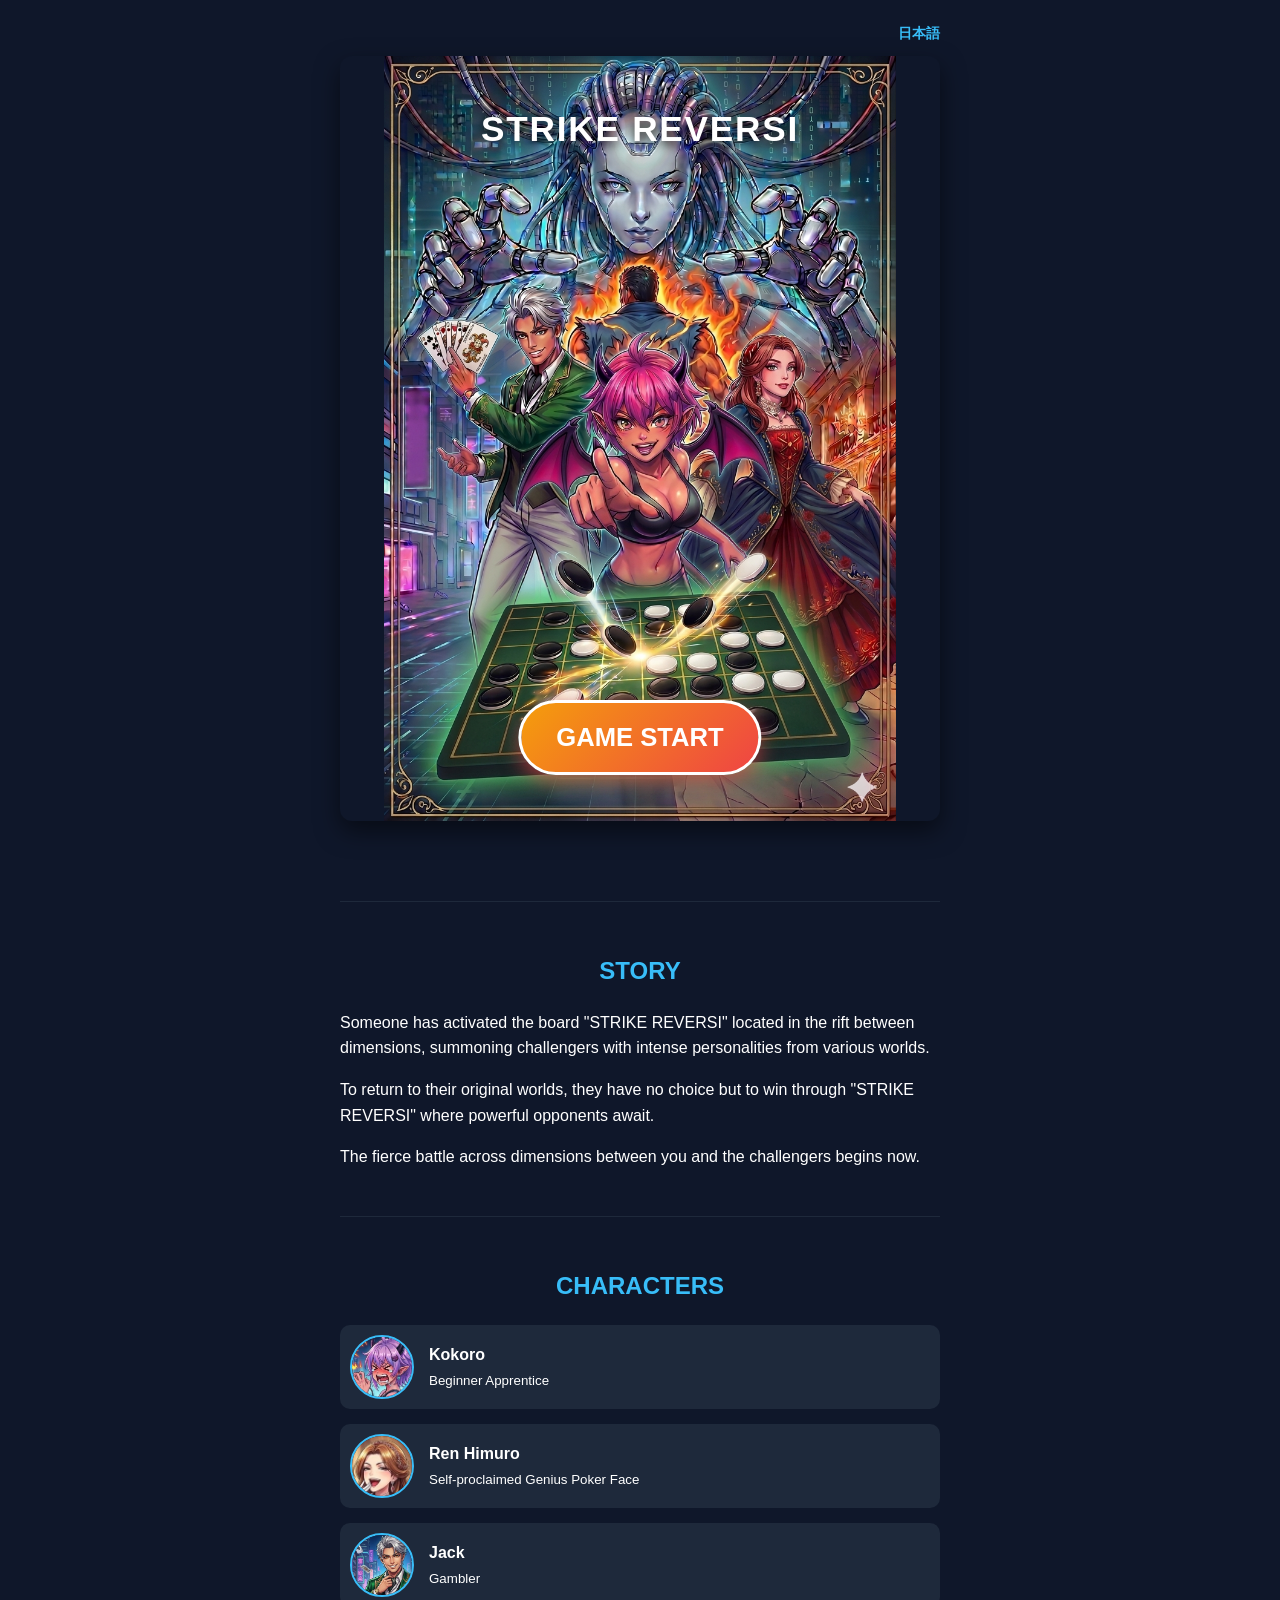
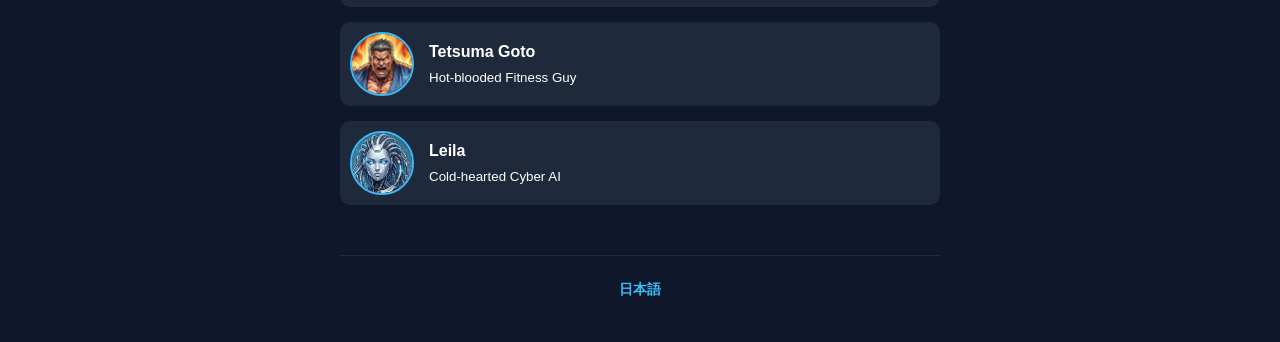
<file: index.html>
<!DOCTYPE html>
<html lang="ja">
<head>



<script async src="https://www.googletagmanager.com/gtag/js?id=G-EJL3SSZJYN"></script>
<script>
  window.dataLayer = window.dataLayer || [];
  function gtag(){dataLayer.push(arguments);}
  gtag('js', new Date());

  gtag('config', 'G-EJL3SSZJYN');
</script>


<meta name="google-site-verification" content="jFf24VvzPFxvKGQrHSVjTVWy3wWKqIE-2qHZbwaTXIQ" />





  <meta charset="UTF-8">
  <meta name="viewport" content="width=device-width, initial-scale=1.0, user-scalable=no">
  
  <script>
    (function() {
      // 手動で日本語版に戻ってきたユーザーが再び強制転送されるのを防ぐため、sessionStorageを使用
      if (!sessionStorage.getItem('lang_redirected')) {
        const userLang = navigator.language || navigator.userLanguage;
        if (userLang && !userLang.startsWith('ja')) {
          sessionStorage.setItem('lang_redirected', 'true');
          window.location.href = './en/';
        }
      }
    })();
  </script>

  <title>STRIKE REVERSI（ストライクリバーシ） | 無料オンライン対戦リバーシ・Othello | Free Reversi Online</title>
  <meta name="description" content="インストール不要！ブラウザですぐ遊べる無料リバーシ。AI対戦・オンライン対戦対応。最強AIレイラに挑戦しよう。Free Reversi/Othello game with no download. Play online with friends using a room code or challenge 5-level AI. Mobile & PC supported.">
  <meta name="keywords" content="リバーシ, オセロ, 無料, オンライン対戦, ブラウザゲーム, インストール不要, 二人対戦, 合言葉対戦, AI対戦, スマホ対応, STRIKE REVERSI, Reversi, Othello, free online game, play with friends, no download, browser game">
  <link rel="icon" href="assets/favicon.png" type="image/png">

  <meta property="og:title" content="STRIKE REVERSI（ストライクリバーシ） | 無料オンライン対戦リバーシ・Othello">
  <meta property="og:description" content="インストール不要の無料リバーシ。オンライン対戦・5段階AI対戦対応。スマホ・PCで今すぐ遊べる！">
  <meta property="og:type" content="website">
  <meta property="og:url" content="https://nikuq-tamago.github.io/Reversi/">
  <meta property="og:image" content="https://nikuq-tamago.github.io/Reversi/assets/ogp.jpg">

  <meta name="twitter:card" content="summary_large_image">
  <meta name="twitter:title" content="STRIKE REVERSI（ストライクリバーシ） | 無料オンライン対戦リバーシ">
  <meta name="twitter:description" content="インストール不要・無料で遊べるリバーシ。オンライン対戦＆AI対戦対応。スマホ・PC対応。">
  <meta name="twitter:image" content="https://nikuq-tamago.github.io/Reversi/assets/ogp.jpg">

  <link rel="alternate" hreflang="ja" href="https://nikuq-tamago.github.io/Reversi/">
  <link rel="alternate" hreflang="en" href="https://nikuq-tamago.github.io/Reversi/en/">
  <link rel="alternate" hreflang="x-default" href="https://nikuq-tamago.github.io/Reversi/">
  
  <style>
    body { margin: 0; font-family: sans-serif; background: #0f172a; color: #fff; line-height: 1.6; }
    .container { max-width: 600px; margin: 0 auto; padding: 20px; }
    
    /* 言語切り替えリンクのスタイル */
    .lang-header { text-align: right; padding-bottom: 10px; }
    .lang-footer { text-align: center; padding: 20px 0; margin-top: 20px; border-top: 1px solid #1e293b; }
    .lang-link { color: #38bdf8; text-decoration: none; font-size: 0.9rem; font-weight: bold; }
    .lang-link:hover { text-decoration: underline; }

    /* ヒーローセクション（PC・スマホ共通のベース設定） */
    .hero-wrap { 
      position: relative; 
      width: 100%; 
      max-height: 85vh; 
      margin-bottom: 80px; 
      text-align: center;
    }
    
    .hero-img { 
      width: 100%; 
      max-height: 85vh; 
      object-fit: contain; 
      display: block; 
      border-radius: 12px;
      box-shadow: 0 10px 25px rgba(0,0,0,0.5);
      margin: 0 auto; 
    }
    
    /* タイトル文字の配置 */
    .hero-title { 
      position: absolute; 
      top: 6%; 
      left: 50%; 
      transform: translateX(-50%);
      width: 90%; 
      font-size: 2.2rem; 
      font-weight: 800; 
      color: #fff;
      text-shadow: 0 4px 10px rgba(0,0,0,0.8); 
      margin: 0;
      letter-spacing: 0.05em;
      text-align: center;
    }

    /* 【修正箇所】カタカナ表記を視覚的に非表示にするスタイル */
    .hero-title span {
      position: absolute;
      width: 1px;
      height: 1px;
      padding: 0;
      margin: -1px;
      overflow: hidden;
      clip: rect(0, 0, 0, 0);
      border: 0;
    }

    /* GAME STARTボタンの配置 */
    .btn-start { 
      position: absolute; 
      bottom: 6%; 
      left: 50%; 
      transform: translateX(-50%);
      padding: 14px 35px; 
      font-size: 1.6rem;   
      font-weight: bold;
      background: linear-gradient(135deg, #f59e0b, #ef4444); 
      color: white;
      text-decoration: none; 
      border-radius: 50px; 
      box-shadow: 0 8px 20px rgba(239, 68, 68, 0.6); 
      border: 3px solid white;
      white-space: nowrap;
      transition: transform 0.2s;
    }
    .btn-start:hover { transform: translateX(-50%) scale(1.05); }
    
    /* スマホ用のメディアクエリ（レスポンシブ設定） */
    @media (max-width: 480px) {
      .hero-wrap {
        height: calc(100dvh - 40px); 
        max-height: none; 
        margin-bottom: 0; 
      }
      .hero-img {
        height: 100%;
        max-height: none;
        object-fit: cover; 
      }
      .hero-title {
        font-size: 1.6rem; 
        top: 3%; 
      }
      .btn-start {
        bottom: 15%; 
        padding: 18px 40px;
        font-size: 1.8rem;
      }
    }
    
    /* セクション共通 */
    section { padding: 30px 0; border-top: 1px solid #1e293b; }
    h2 { text-align: center; color: #38bdf8; margin-bottom: 20px; }
    
    /* キャラクターリスト */
    .char-list { display: grid; gap: 15px; }
    .char-card { background: #1e293b; padding: 10px; border-radius: 10px; display: flex; align-items: center; }
    .char-card img { width: 60px; height: 60px; border-radius: 50%; margin-right: 15px; object-fit: cover; border: 2px solid #38bdf8; }
  </style>
</head>

<body>

  <div class="container">
    <div class="lang-header">
      <a href="./en/" class="lang-link">English</a>
    </div>

    <header class="hero-wrap">
      <img src="assets/main.png" alt="メインビジュアル" class="hero-img">
      <h1 class="hero-title">STRIKE REVERSI<span>（ストライクリバーシ）</span></h1>
      <a href="game.html" class="btn-start">GAME START</a>
    </header>

    <section id="story">
      <h2>STORY</h2>
      <p>何者かが、次元の狭間にある盤面「STRIKE REVERSI（ストライクリバーシ）」を起動し、様々な世界から強烈な個性を持つ挑戦者たちを召喚しました。</p>
      <p>元の世界に戻るには、強者たちが待ち受ける「STRIKE REVERSI（ストライクリバーシ）」で勝ち抜くしかありません。</p>
      <p>あなたと挑戦者たちの、次元を超えた熱闘がいまはじまります。</p>
    </section>

    <section id="characters">
      <h2>CHARACTERS</h2>
      <div class="char-list">
        <div class="char-card"><img src="assets/chars/kokoro.jpg" alt="こころ"><div><strong>こころ</strong><br><small>初心者見習い</small></div></div>
        <div class="char-card"><img src="assets/chars/ren.jpg" alt="蓮"><div><strong>氷室 蓮</strong><br><small>自称・天才ポーカーフェイス</small></div></div>
        <div class="char-card"><img src="assets/chars/jack.jpg" alt="ジャック"><div><strong>ジャック</strong><br><small>ギャンブラー</small></div></div>
        <div class="char-card"><img src="assets/chars/tetsuma.jpg" alt="鉄馬"><div><strong>豪藤 鉄馬</strong><br><small>熱血筋トレ漢</small></div></div>
        <div class="char-card"><img src="assets/chars/leila.jpg" alt="レイラ"><div><strong>レイラ</strong><br><small>冷徹なる電脳AI</small></div></div>
      </div>
    </section>

    <footer class="lang-footer">
      <a href="./en/" class="lang-link">English</a>
    </footer>
  </div>

</body>
</html>
</file>
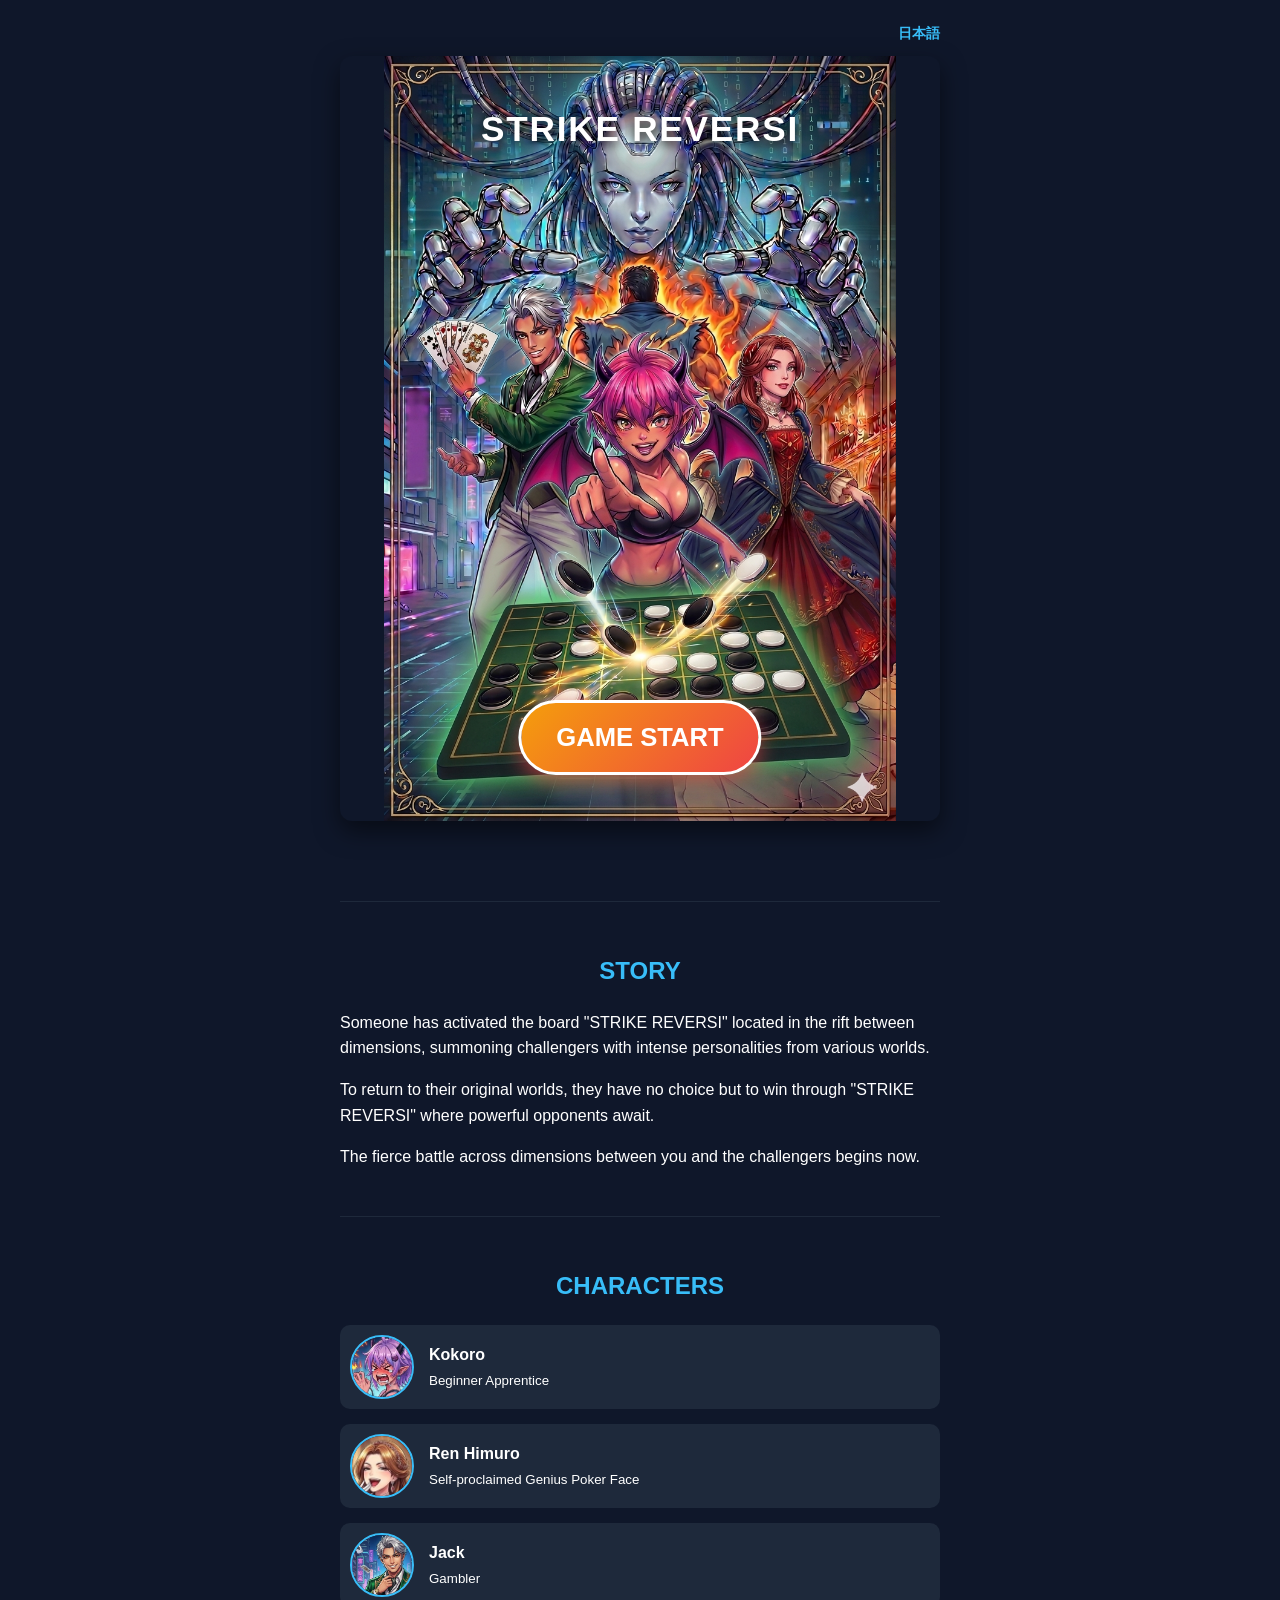
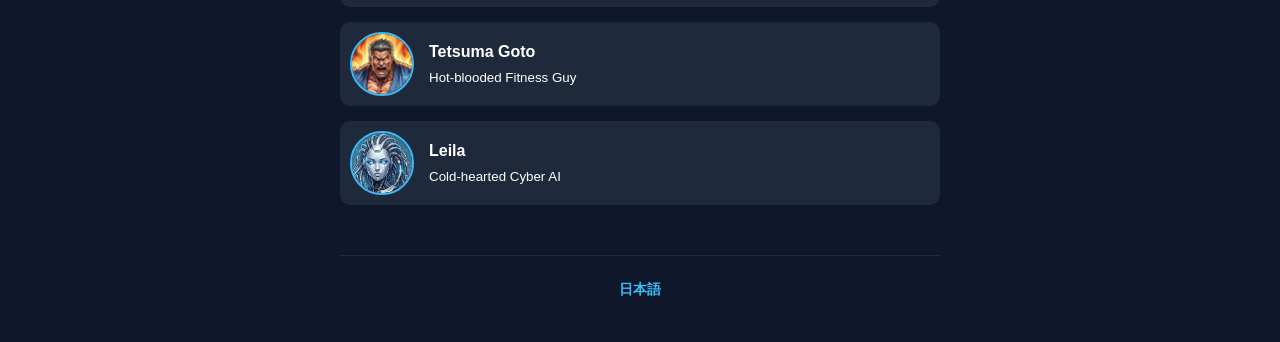
<file: en/index.html>
<!DOCTYPE html>
<html lang="en">
<head>



<!-- Google tag (gtag.js) -->
<script async src="https://www.googletagmanager.com/gtag/js?id=G-EJL3SSZJYN"></script>
<script>
  window.dataLayer = window.dataLayer || [];
  function gtag(){dataLayer.push(arguments);}
  gtag('js', new Date());

  gtag('config', 'G-EJL3SSZJYN');
</script>





  <meta charset="UTF-8">
  <meta name="viewport" content="width=device-width, initial-scale=1.0, user-scalable=no">
  
  <title>STRIKE REVERSI | Free Online Reversi & Othello Game | Free Reversi Online</title>
  <meta name="description" content="Free Reversi/Othello game with no download. Play online with friends using a room code or challenge 5-level AI. Mobile & PC supported.">
  <meta name="keywords" content="Reversi, Othello, free online game, play with friends, no download, browser game, STRIKE REVERSI, mobile supported">
  <link rel="icon" href="../assets/favicon.png" type="image/png">

  <meta property="og:title" content="STRIKE REVERSI | Free Online Reversi & Othello Game">
  <meta property="og:description" content="Free Reversi game with no download. Online match & 5 levels of AI. Play now on mobile & PC!">
  <meta property="og:type" content="website">
  <meta property="og:url" content="https://nikuq-tamago.github.io/Reversi/en/">
  <meta property="og:image" content="https://nikuq-tamago.github.io/Reversi/assets/ogp_en.png">

  <meta name="twitter:card" content="summary_large_image">
  <meta name="twitter:title" content="STRIKE REVERSI | Free Online Reversi Game">
  <meta name="twitter:description" content="Free Reversi game with no download. Online match & AI match supported. Mobile & PC compatible.">
  <meta name="twitter:image" content="https://nikuq-tamago.github.io/Reversi/assets/ogp_en.png">

  <link rel="alternate" hreflang="ja" href="https://nikuq-tamago.github.io/Reversi/">
  <link rel="alternate" hreflang="en" href="https://nikuq-tamago.github.io/Reversi/en/">
  <link rel="alternate" hreflang="x-default" href="https://nikuq-tamago.github.io/Reversi/">
  
  <style>
    body { margin: 0; font-family: sans-serif; background: #0f172a; color: #fff; line-height: 1.6; }
    .container { max-width: 600px; margin: 0 auto; padding: 20px; }
    
    /* 言語切り替えリンクのスタイル */
    .lang-header { text-align: right; padding-bottom: 10px; }
    .lang-footer { text-align: center; padding: 20px 0; margin-top: 20px; border-top: 1px solid #1e293b; }
    .lang-link { color: #38bdf8; text-decoration: none; font-size: 0.9rem; font-weight: bold; }
    .lang-link:hover { text-decoration: underline; }

    /* ヒーローセクション（PC・スマホ共通のベース設定） */
    .hero-wrap { 
      position: relative; 
      width: 100%; 
      max-height: 85vh; 
      margin-bottom: 80px; 
      text-align: center;
    }
    
    .hero-img { 
      width: 100%; 
      max-height: 85vh; 
      object-fit: contain; 
      display: block; 
      border-radius: 12px;
      box-shadow: 0 10px 25px rgba(0,0,0,0.5);
      margin: 0 auto; 
    }
    
    /* タイトル文字の配置 */
    .hero-title { 
      position: absolute; 
      top: 6%; 
      left: 50%; 
      transform: translateX(-50%);
      width: 90%; 
      font-size: 2.2rem; 
      font-weight: 800; 
      color: #fff;
      text-shadow: 0 4px 10px rgba(0,0,0,0.8); 
      margin: 0;
      letter-spacing: 0.05em;
      text-align: center;
    }

    /* GAME STARTボタンの配置 */
    .btn-start { 
      position: absolute; 
      bottom: 6%; 
      left: 50%; 
      transform: translateX(-50%);
      padding: 14px 35px; 
      font-size: 1.6rem;   
      font-weight: bold;
      background: linear-gradient(135deg, #f59e0b, #ef4444); 
      color: white;
      text-decoration: none; 
      border-radius: 50px; 
      box-shadow: 0 8px 20px rgba(239, 68, 68, 0.6); 
      border: 3px solid white;
      white-space: nowrap;
      transition: transform 0.2s;
    }
    .btn-start:hover { transform: translateX(-50%) scale(1.05); }
    
    /* スマホ用のメディアクエリ（レスポンシブ設定） */
    @media (max-width: 480px) {
      .hero-wrap {
        height: calc(100dvh - 40px); 
        max-height: none; 
        margin-bottom: 0; 
      }
      .hero-img {
        height: 100%;
        max-height: none;
        object-fit: cover; 
      }
      .hero-title {
        font-size: 1.6rem; 
        top: 3%; 
      }
      .btn-start {
        bottom: 15%; 
        padding: 18px 40px;
        font-size: 1.8rem;
      }
    }
    
    /* セクション共通 */
    section { padding: 30px 0; border-top: 1px solid #1e293b; }
    h2 { text-align: center; color: #38bdf8; margin-bottom: 20px; }
    
    /* キャラクターリスト */
    .char-list { display: grid; gap: 15px; }
    .char-card { background: #1e293b; padding: 10px; border-radius: 10px; display: flex; align-items: center; }
    .char-card img { width: 60px; height: 60px; border-radius: 50%; margin-right: 15px; object-fit: cover; border: 2px solid #38bdf8; }
  </style>
</head>
<body>

  <div class="container">
    <div class="lang-header">
      <a href="../" class="lang-link">日本語</a>
    </div>

    <header class="hero-wrap">
      <img src="../assets/main.png" alt="Main Visual" class="hero-img">
      <h1 class="hero-title">STRIKE REVERSI</h1>
      <a href="game_en.html" class="btn-start">GAME START</a>
    </header>

    <section id="story">
      <h2>STORY</h2>
      <p>Someone has activated the board "STRIKE REVERSI" located in the rift between dimensions, summoning challengers with intense personalities from various worlds.</p>
      <p>To return to their original worlds, they have no choice but to win through "STRIKE REVERSI" where powerful opponents await.</p>
      <p>The fierce battle across dimensions between you and the challengers begins now.</p>
    </section>

    <section id="characters">
      <h2>CHARACTERS</h2>
      <div class="char-list">
        <div class="char-card"><img src="../assets/chars/kokoro.jpg" alt="Kokoro"><div><strong>Kokoro</strong><br><small>Beginner Apprentice</small></div></div>
        <div class="char-card"><img src="../assets/chars/ren.jpg" alt="Ren"><div><strong>Ren Himuro</strong><br><small>Self-proclaimed Genius Poker Face</small></div></div>
        <div class="char-card"><img src="../assets/chars/jack.jpg" alt="Jack"><div><strong>Jack</strong><br><small>Gambler</small></div></div>
        <div class="char-card"><img src="../assets/chars/tetsuma.jpg" alt="Tetsuma"><div><strong>Tetsuma Goto</strong><br><small>Hot-blooded Fitness Guy</small></div></div>
        <div class="char-card"><img src="../assets/chars/leila.jpg" alt="Leila"><div><strong>Leila</strong><br><small>Cold-hearted Cyber AI</small></div></div>
      </div>
    </section>

    <footer class="lang-footer">
      <a href="../" class="lang-link">日本語</a>
    </footer>
  </div>

</body>
</html>
</file>
